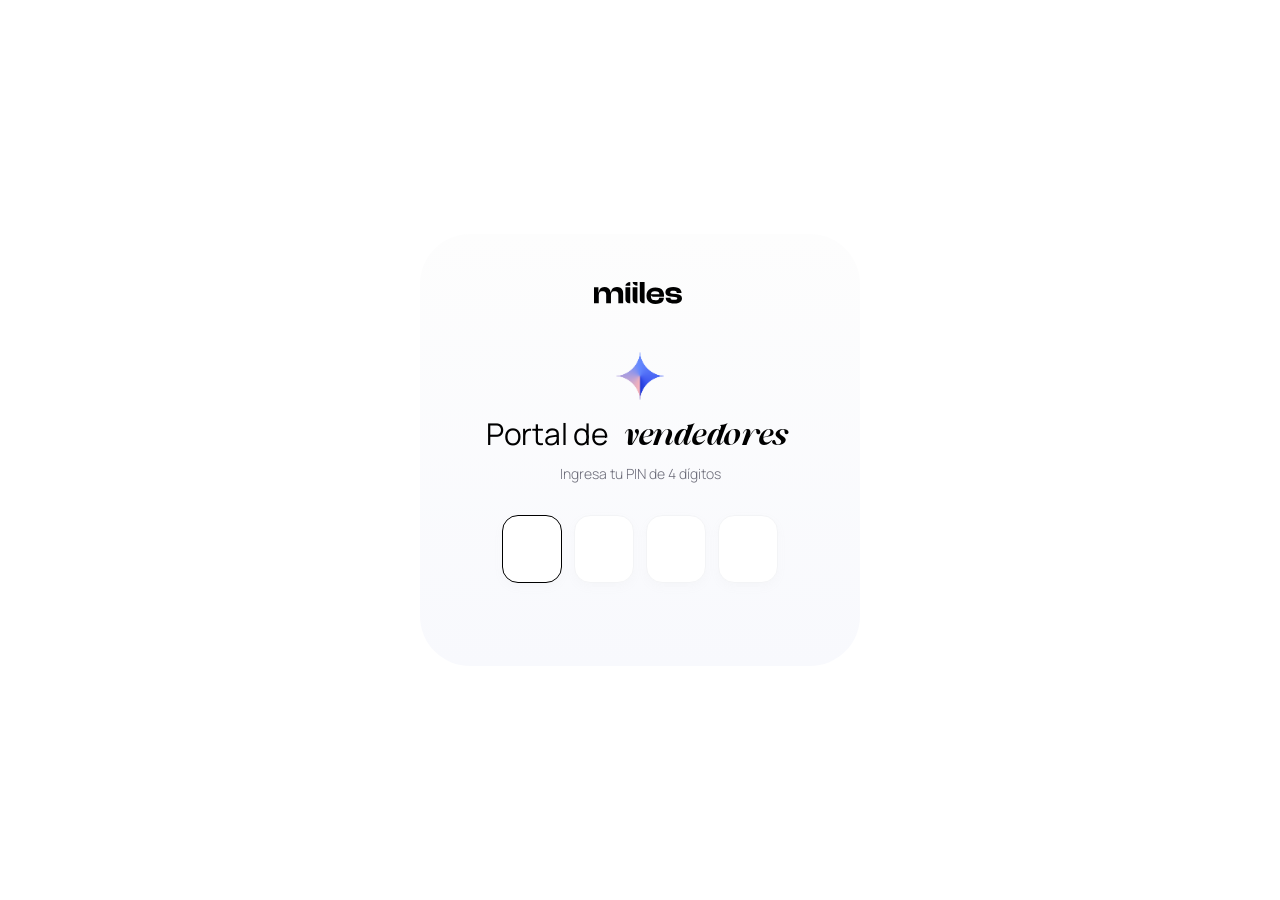
<file: index.html>
<!doctype html>
<html lang="es">
<head>
  <meta charset="UTF-8">
  <meta name="viewport" content="width=device-width, initial-scale=1">
  <meta name="robots" content="noindex, nofollow">
  <meta name="color-scheme" content="light">
  <title>Miiles · Vendedores</title>
  <link rel="icon" type="image/png" href="assets/estrella-degradado.png">
  <link rel="preconnect" href="https://fonts.googleapis.com">
  <link rel="preconnect" href="https://fonts.gstatic.com" crossorigin>
  <link href="https://fonts.googleapis.com/css2?family=Manrope:wght@300;400;500&display=swap" rel="stylesheet">
  <link rel="stylesheet" href="styles.css?v=c9ea44e">
</head>
<body>

  <!-- Acceso con PIN -->
  <main class="lock" id="lock">
    <div class="lock-card">
      <img class="lock-logo" src="assets/logotipo.svg" alt="Miiles">
      <img class="lock-star" src="assets/estrella-degradado.png" alt="" width="48" height="48">

      <div class="lock-step" id="step-pin">
        <h1 class="lock-title">Portal de <em class="accent">vendedores</em></h1>
        <p class="lock-sub">Ingresa tu PIN de 4 dígitos</p>
        <form class="t-input-wrap" id="pin-form" autocomplete="off" novalidate>
          <div class="t-input pin-row">
            <input class="pin-box" type="password" inputmode="numeric" autocomplete="one-time-code" aria-label="Dígito 1" autofocus>
            <input class="pin-box" type="password" inputmode="numeric" autocomplete="one-time-code" aria-label="Dígito 2">
            <input class="pin-box" type="password" inputmode="numeric" autocomplete="one-time-code" aria-label="Dígito 3">
            <input class="pin-box" type="password" inputmode="numeric" autocomplete="one-time-code" aria-label="Dígito 4">
          </div>
          <p class="t-error-msg pin-error" role="alert">PIN incorrecto. Intenta de nuevo.</p>
        </form>
      </div>

      <form class="lock-step" id="step-name" hidden>
        <h1 class="lock-title">¿Cómo te <em class="accent">llamas?</em></h1>
        <p class="lock-sub">Para saludarte cada vez que entres</p>
        <input class="name-input" id="name-input" type="text" autocomplete="given-name" placeholder="Tu nombre" maxlength="40">
        <button class="btn btn-block" type="submit">Entrar <img src="assets/flecha-blanco.svg" alt=""></button>
        <button class="link-btn" type="button" id="skip-name">Omitir</button>
      </form>
    </div>
  </main>

  <!-- Panel -->
  <div class="shell" id="app" hidden>
    <div class="scrim" id="scrim"></div>

    <aside class="sidebar" id="sidebar" aria-label="Menú">
      <div class="sidebar-inner">
        <button class="sb-trigger" id="collapse-btn" type="button" aria-label="Ocultar menú" aria-expanded="true" title="Ocultar menú (Cmd + B)">
          <svg viewBox="0 0 24 24" aria-hidden="true"><rect x="3" y="3" width="18" height="18" rx="2"/><path d="M9 3v18"/></svg>
        </button>
        <div class="sb-top">
          <img class="sb-star" src="assets/estrella-degradado.png" alt="">
          <img class="sb-logo" src="assets/logotipo.svg" alt="Miiles">
        </div>
        <p class="sb-kicker">Portal de vendedores</p>

        <nav>
          <ul class="sb-nav" id="sb-nav">
            <li><a href="#inicio" data-target="inicio" aria-current="true" title="Servicios">
              <svg viewBox="0 0 24 24" aria-hidden="true"><rect x="3" y="3" width="7" height="9" rx="1"/><rect x="14" y="3" width="7" height="5" rx="1"/><rect x="14" y="12" width="7" height="9" rx="1"/><rect x="3" y="16" width="7" height="5" rx="1"/></svg><span class="sb-nav-label">Servicios</span></a></li>
          </ul>
        </nav>

        <div class="sb-spacer"></div>

        <div class="sb-me">
          <span class="avatar" id="avatar">M</span>
          <span class="sb-me-text">
            <b id="me-name">Equipo</b>
            <small>Vendedor</small>
          </span>
          <button class="icon-btn icon-btn--sm" id="logout" type="button" aria-label="Salir" title="Salir">
            <svg viewBox="0 0 24 24" aria-hidden="true"><path d="M9 21H5a2 2 0 0 1-2-2V5a2 2 0 0 1 2-2h4M16 17l5-5-5-5M21 12H9"/></svg>
          </button>
        </div>
      </div>
    </aside>

    <div class="content-col">
      <header class="mobile-bar">
        <button class="sb-trigger" id="menu-btn" type="button" aria-label="Abrir menú" aria-controls="sidebar" aria-expanded="false">
          <svg viewBox="0 0 24 24" aria-hidden="true"><rect x="3" y="3" width="18" height="18" rx="2"/><path d="M9 3v18"/></svg>
        </button>
        <img src="assets/logotipo.svg" alt="Miiles" class="mobile-logo">
      </header>

      <main class="content">
        <!-- Saludo -->
        <section class="section section--first" id="inicio">
          <div class="t-stagger" id="greeting">
            <h1 class="greet t-stagger-line t-stagger-line--1"><span id="greet-time">Hola</span>,<br><strong id="greet-name">equipo</strong></h1>
            <p class="greet-sub t-stagger-line t-stagger-line--2">¿Qué vamos a vender hoy?</p>
          </div>
        </section>

        <!-- Servicios -->
        <section class="section" id="servicios">
          <div class="section-head">
            <div>
              <h2 class="h2">Servicios</h2>
              <p class="section-sub">Lo que vende Miiles, cuánto cuesta y cuánto ganas por cada venta.</p>
            </div>
            <div class="t-tabs pills" id="cat-tabs" role="tablist" aria-label="Filtrar servicios"></div>
          </div>

          <div class="dot-panel">
            <div class="dots" aria-hidden="true"></div>
            <div class="service-row" id="service-row"></div>
          </div>
        </section>

        <!-- Objeciones -->
        <section class="section" id="objeciones">
          <div class="section-head">
            <div>
              <h2 class="h2">Respuestas a objeciones</h2>
              <p class="section-sub">Lo que dicen los clientes y cómo contestar.</p>
            </div>
          </div>
          <div class="acc-group faq" id="faq"></div>
        </section>

        <footer class="footer">
          <img src="assets/estrella-degradado.png" alt="" width="20" height="20">
          <p>Portal interno de Miiles para el equipo de ventas.</p>
        </footer>
      </main>
    </div>
  </div>

  <div class="t-toast toast" id="toast" role="status" aria-live="polite">
    <svg viewBox="0 0 16 16" aria-hidden="true"><path d="M3.5 8.5l3 3 6-7"/></svg>
    <span id="toast-text">Copiado</span>
  </div>

  <script src="data.js?v=c9ea44e"></script>
  <script src="app.js?v=c9ea44e"></script>
</body>
</html>
</file>
<file: styles.css>
/* ============================================================
   Miiles · Portal de vendedores
   Sistema de diseño Miiles (con componentes de dashboard) + transitions.dev
   ============================================================ */

@font-face {
  font-family: 'Welth Catritz';
  src: url('fonts/WelthCatritz-Italic.woff2') format('woff2');
  font-weight: 400;
  font-style: italic;
  font-display: swap;
}

:root {
  /* Color */
  --white: #ffffff;
  --black: #000000;
  --blue: #4059f1;
  --pink: #fcb5b9;
  --surface: #ffffff;
  --surface-soft: #fdfdfd;
  --surface-raised: #f5f6f8;
  --surface-cool: #f8f9fd;
  --surface-gradient: linear-gradient(180deg, #ffffff 1%, #f1eff6 100%);
  --sidebar-gradient: linear-gradient(180deg, #fdfdfd 0%, #f8f9fd 100%);
  --ink: #000000;
  --ink-muted: #6b6b78;
  --hairline: #ececf0;
  --line-soft: #f3f4f6;

  /* Tipografía */
  --font-sans: 'Manrope', system-ui, sans-serif;
  --font-accent: 'Welth Catritz', Georgia, serif;

  /* Espaciado */
  --space-1: 4px;
  --space-2: 8px;
  --space-3: 12px;
  --space-4: 16px;
  --space-6: 24px;
  --space-8: 32px;
  --space-12: 48px;

  /* Radios */
  --radius-md: 16px;
  --radius-lg: 24px;
  --radius-nav: 25px;
  --radius-xl: 40px;
  --radius-sidebar: 50px;
  --radius-pill: 9999px;

  /* Sombras */
  --shadow-sm: 0 4px 10px 0 rgba(174, 174, 180, 0.05);
  --shadow: 0 13.28px 24.39px 0 rgba(174, 174, 180, 0.05);
  --shadow-lg: 0 20px 40px -12px rgba(174, 174, 180, 0.05);
  --shadow-float: 0 100px 170px 0 rgba(39, 39, 62, 0.05);
  /* Regla de sombras: las cards no tienen sombra en reposo; las sueltas la muestran solo en :hover */
  --shadow-hover: 0 16px 40px -12px rgba(174, 174, 180, 0.45);
  /* Contorno sutil para que las superficies blancas se lean sobre blanco */
  --lift: 0 1px 4px rgba(0, 0, 0, 0.05);

  /* Layout */
  --sidebar-w: 280px;
  --sidebar-w-collapsed: 120px;

  /* Motion tokens (transitions.dev) */
  --duration-stagger: 40ms;
  --duration-micro: 80ms;
  --duration-quick: 150ms;
  --duration-fast: 250ms;
  --duration-medium: 350ms;
  --duration-slow: 400ms;
  --duration-very-slow: 500ms;
  --ease-smooth-out: cubic-bezier(0.22, 1, 0.36, 1);
  --ease-in-out: ease-in-out;
  --ease-out: ease-out;

  /* Error state shake */
  --shake-distance: 6px;
  --shake-overshoot: 4px;
  --shake-dur-a: 80ms;
  --shake-dur-b: 60ms;
  --shake-ease: cubic-bezier(0.22, 1, 0.36, 1);
  --revert-hold: 3000ms;
  --revert-dur: 280ms;

  /* Tabs sliding (FilterPills: píldora negra, texto blanco activo) */
  --tabs-dur: 250ms;
  --tabs-ease: cubic-bezier(0.22, 1, 0.36, 1);
  --tabs-text-muted: #6b6b78;
  --tabs-text-active: #ffffff;
  --tabs-bar-bg: #ffffff;
  --tabs-pill-bg: #000000;

  /* Accordion */
  --acc-expand: 250ms;
  --acc-collapse: 250ms;
  --acc-chevron: 250ms;
  --acc-ease: cubic-bezier(0.22, 1, 0.36, 1);


  /* Toast */
  --toast-open: 350ms;
  --toast-close: 250ms;
  --toast-distance: 16px;
  --toast-blur: 2px;
  --toast-scale: 0.97;
  --toast-ease: cubic-bezier(0.22, 1, 0.36, 1);

  /* Texts reveal */
  --stagger-dur: 500ms;
  --stagger-distance: 12px;
  --stagger-stagger: 40ms;
  --stagger-blur: 3px;
  --stagger-ease: cubic-bezier(0.22, 1, 0.36, 1);

  /* Panel reveal (sidebar en móvil) */
  --panel-open: 400ms;
  --panel-close: 350ms;
}

/* ---------- Base ---------- */
*, *::before, *::after { box-sizing: border-box; }
* { margin: 0; padding: 0; }

html { -webkit-text-size-adjust: 100%; }
body {
  font-family: var(--font-sans);
  font-weight: 400;
  color: var(--ink);
  background: var(--surface);
  -webkit-font-smoothing: antialiased;
  -moz-osx-font-smoothing: grayscale;
  overflow-x: hidden;
}
img { display: block; max-width: 100%; }
button, input { font: inherit; color: inherit; }
button { cursor: pointer; }
[hidden] { display: none !important; }
:focus-visible { outline: 2px solid var(--black); outline-offset: 3px; }
::selection { background: var(--black); color: var(--white); }

svg { fill: none; stroke: currentColor; stroke-width: 1.5; stroke-linecap: round; stroke-linejoin: round; }

/* Welth Catritz: una palabra clave, con aire lateral para que no se corte */
.accent {
  font-family: var(--font-accent);
  font-style: italic;
  font-weight: 400;
  padding-inline: 0.2em 0.3em;
  overflow: visible;
  display: inline-block;
}

/* ---------- Botones ---------- */
.btn {
  display: inline-flex;
  align-items: center;
  justify-content: center;
  gap: var(--space-2);
  height: 48px;
  padding: 0 24px;
  border: 0;
  border-radius: var(--radius-pill);
  background: var(--black);
  color: var(--white);
  font-size: 14px;
  font-weight: 500;
  box-shadow: var(--shadow-sm);
  transition: transform var(--duration-fast) var(--ease-smooth-out);
}
.btn img { width: 18px; height: 18px; transition: transform var(--duration-fast) var(--ease-smooth-out); }
.btn:hover { transform: scale(1.03); }
.btn:hover img { transform: translateX(3px); }
.btn:active { transform: scale(0.98); }
.btn-block { width: 100%; }

.btn-soft {
  display: inline-flex;
  align-items: center;
  gap: var(--space-2);
  height: 40px;
  padding: 0 16px;
  border: 0;
  border-radius: var(--radius-pill);
  background: var(--white);
  box-shadow: var(--shadow-sm), var(--lift);
  font-size: 13px;
  font-weight: 500;
  transition: transform var(--duration-fast) var(--ease-smooth-out);
}
.btn-soft svg { width: 16px; height: 16px; }
.btn-soft:hover { transform: scale(1.03); }

.icon-btn {
  width: 40px;
  height: 40px;
  border: 0;
  border-radius: var(--radius-pill);
  background: var(--white);
  box-shadow: var(--shadow-sm), var(--lift);
  display: grid;
  place-items: center;
  flex-shrink: 0;
  transition: transform var(--duration-fast) var(--ease-smooth-out);
}
.icon-btn:hover { transform: scale(1.06); }
.icon-btn svg { width: 18px; height: 18px; }
.icon-btn--sm { width: 32px; height: 32px; }
.icon-btn--sm svg { width: 15px; height: 15px; }

.link-btn {
  border: 0;
  background: none;
  font-size: 14px;
  font-weight: 400;
  color: var(--ink-muted);
  padding: 8px;
}
.link-btn:hover { color: var(--ink); }

/* ============================================================
   Acceso con PIN
   ============================================================ */
.lock {
  min-height: 100vh;
  min-height: 100dvh;
  display: grid;
  place-items: center;
  padding: var(--space-6) var(--space-4);
}
.lock-card {
  width: 100%;
  max-width: 440px;
  display: flex;
  flex-direction: column;
  align-items: center;
  text-align: center;
  padding: var(--space-12) var(--space-8);
  background: var(--sidebar-gradient);
  border-radius: var(--radius-sidebar);
}
.lock-logo { height: 22px; width: auto; margin-bottom: var(--space-12); }
.lock-star { width: 48px; height: 48px; margin-bottom: var(--space-4); }
.lock-step { width: 100%; display: flex; flex-direction: column; align-items: center; }
.lock-title { font-size: 30px; line-height: 1.2; font-weight: 400; letter-spacing: -0.01em; }
.lock-sub { font-size: 14px; font-weight: 300; color: var(--ink-muted); margin-top: var(--space-2); margin-bottom: var(--space-8); }

.pin-row { display: flex; gap: var(--space-3); justify-content: center; }
.pin-box {
  width: 60px;
  height: 68px;
  text-align: center;
  font-size: 28px;
  font-weight: 500;
  border-radius: var(--radius-md);
  background: var(--white);
  border: 1.5px solid var(--line-soft);
  box-shadow: var(--shadow-sm);
  outline: none;
  caret-color: var(--black);
  transition: border-color var(--duration-quick) var(--ease-out);
}
.pin-box:focus { border-color: var(--black); }
.pin-error { margin-top: var(--space-4); font-size: 14px; font-weight: 500; }

.name-input {
  width: 100%;
  height: 56px;
  padding: 0 20px;
  border-radius: var(--radius-pill);
  border: 1.5px solid var(--line-soft);
  background: var(--white);
  box-shadow: var(--shadow-sm);
  font-size: 16px;
  outline: none;
  margin-bottom: var(--space-4);
  transition: border-color var(--duration-quick) var(--ease-out);
}
.name-input:focus { border-color: var(--black); }
.name-input::placeholder { color: var(--ink-muted); }
.lock-step .link-btn { margin-top: var(--space-2); }

/* --- transitions.dev · Error state shake --- */
.t-input {
  transition: border-color 150ms ease-out;
  will-change: transform;
}
.t-input.is-error {
  transition: border-color var(--revert-dur, 280ms) ease-out;
}
.t-error-msg {
  opacity: 0;
  visibility: hidden;
  transition:
    opacity    var(--revert-dur, 280ms) ease-out,
    visibility 0s linear var(--revert-dur, 280ms);
}
.t-input-wrap.is-error .t-error-msg {
  opacity: 1;
  visibility: visible;
  transition:
    opacity    var(--revert-dur, 280ms) ease-out,
    visibility 0s linear 0s;
}
.t-input.is-shaking {
  animation: t-input-shake calc(
      var(--shake-dur-a) * 2 + var(--shake-dur-b) * 2
    ) linear;
}
@keyframes t-input-shake {
  0%      { transform: translateX(0);                                 animation-timing-function: var(--shake-ease); }
  28.57%  { transform: translateX(var(--shake-distance));             animation-timing-function: var(--shake-ease); }
  57.14%  { transform: translateX(calc(var(--shake-distance) * -1)); animation-timing-function: var(--shake-ease); }
  78.57%  { transform: translateX(var(--shake-overshoot));            animation-timing-function: var(--shake-ease); }
  100%    { transform: translateX(0); }
}
@media (prefers-reduced-motion: reduce) {
  .t-input { animation: none !important; transform: none !important; }
}
.t-input-wrap.is-error .pin-box { border-color: var(--black); }

/* ============================================================
   Shell: sidebar flotante + contenido
   ============================================================ */
.shell { display: flex; min-height: 100vh; }

.sidebar {
  position: sticky;
  top: 0;
  height: 100vh;
  height: 100dvh;
  width: var(--sidebar-w);
  flex-shrink: 0;
  padding: 40px 8px 40px 24px;
  z-index: 50;
}
.sidebar-inner {
  height: 100%;
  display: flex;
  flex-direction: column;
  padding: 32px 0 16px;
  border-radius: var(--radius-sidebar);
  background: var(--sidebar-gradient);
  overflow-y: auto;
  scrollbar-width: none;
}
.sidebar-inner::-webkit-scrollbar { display: none; }

.sb-top { display: flex; align-items: center; gap: 10px; padding: 0 32px; }
.sb-star { width: 30px; height: 30px; }
.sb-logo { height: 20px; width: auto; }
.sb-kicker { padding: 8px 32px 0; font-size: 13px; font-weight: 300; color: var(--ink-muted); }


.sb-nav { list-style: none; padding: 0 24px; margin-top: 28px; display: flex; flex-direction: column; gap: 4px; }
.sb-nav a {
  display: flex;
  align-items: center;
  gap: 12px;
  padding: 15px 20px;
  border-radius: var(--radius-nav);
  border: 1px solid var(--line-soft);
  color: var(--ink);
  text-decoration: none;
  font-size: 15px;
  font-weight: 300;
  transition: background-color var(--duration-fast) var(--ease-smooth-out);
}
.sb-nav a:hover { background: var(--white); }
/* Opciones de navegación: jamás llevan sombra */
.sb-nav a[aria-current="true"] { background: var(--white); font-weight: 400; }
.sb-nav svg { width: 22px; height: 22px; flex-shrink: 0; }

.sb-spacer { flex: 1; min-height: 24px; }


.sb-me { margin: 12px 24px 0; padding: 8px; display: flex; align-items: center; gap: 12px; }
.avatar {
  width: 44px;
  height: 44px;
  border-radius: 50%;
  background: var(--black);
  color: var(--white);
  display: grid;
  place-items: center;
  font-size: 15px;
  box-shadow: 0 0 0 2px var(--white), var(--shadow-sm);
  flex-shrink: 0;
}
.sb-me-text { flex: 1; min-width: 0; }
.sb-me b { display: block; font-size: 15px; font-weight: 400; white-space: nowrap; overflow: hidden; text-overflow: ellipsis; }
.sb-me small { display: block; font-size: 13px; font-weight: 300; color: var(--ink-muted); }

/* ---------- Botón para ocultar / mostrar el sidebar ---------- */
.sb-trigger {
  width: 28px;
  height: 28px;
  border: 0;
  border-radius: 8px;
  background: transparent;
  display: grid;
  place-items: center;
  flex-shrink: 0;
  transition: background-color var(--duration-quick) var(--ease-out);
}
.sb-trigger:hover { background: var(--surface-raised); }
.sb-trigger svg { width: 18px; height: 18px; }
.sidebar-inner > .sb-trigger { margin: 0 0 16px 32px; }

.sidebar { transition: width 200ms linear; }

@media (min-width: 1025px) {
  .shell.is-collapsed .sidebar { width: var(--sidebar-w-collapsed); }
  .shell.is-collapsed .sidebar-inner { align-items: center; }
  .shell.is-collapsed .sidebar-inner > .sb-trigger { margin: 0 0 16px; }
  .shell.is-collapsed .sb-top { padding: 0; }
  .shell.is-collapsed .sb-star { width: 24px; height: 24px; }
  .shell.is-collapsed .sb-logo,
  .shell.is-collapsed .sb-kicker,
  .shell.is-collapsed .sb-nav-label,
  .shell.is-collapsed .sb-me-text,
  .shell.is-collapsed #logout { display: none; }
  .shell.is-collapsed .sb-nav { padding: 0; }
  .shell.is-collapsed .sb-nav a { width: 44px; height: 44px; padding: 0; justify-content: center; border-radius: 50%; }
  .shell.is-collapsed .sb-me { margin: 12px 0 0; padding: 0; }
  .shell.is-collapsed .avatar { width: 40px; height: 40px; }
}

.scrim { display: none; }
.mobile-bar { display: none; }

/* ---------- Contenido ---------- */
.content-col { flex: 1; min-width: 0; }
.content {
  max-width: 1040px;
  margin: 0 auto;
  padding: 0 48px 48px;
}

.section { padding-top: 72px; scroll-margin-top: 24px; }
.section--first { padding-top: 96px; }
.section-head {
  display: flex;
  align-items: flex-end;
  justify-content: space-between;
  gap: var(--space-6);
  flex-wrap: wrap;
  margin-bottom: var(--space-6);
}
.h2 { font-size: 24px; line-height: 1.25; font-weight: 500; letter-spacing: -0.01em; }
.section-sub { font-size: 14px; font-weight: 300; color: var(--ink-muted); margin-top: 4px; }

/* Saludo */
.greet { font-size: 32px; line-height: 1.25; font-weight: 400; letter-spacing: -0.01em; }
.greet strong { font-weight: 500; }
.greet-sub { font-size: 14px; font-weight: 300; color: var(--ink-muted); margin-top: var(--space-2); }

/* --- transitions.dev · Texts reveal --- */
.t-stagger-line {
  display: block;
  opacity: 0;
  transform: translateY(var(--stagger-distance));
  filter: blur(var(--stagger-blur));
  transition:
    opacity   var(--stagger-dur) var(--stagger-ease),
    transform var(--stagger-dur) var(--stagger-ease),
    filter    var(--stagger-dur) var(--stagger-ease);
  will-change: transform, opacity, filter;
}
.t-stagger-line--2 { transition-delay: var(--stagger-stagger); }
.t-stagger.is-shown .t-stagger-line {
  opacity: 1;
  transform: translateY(0);
  filter: blur(0);
}
.t-stagger.is-hiding .t-stagger-line {
  opacity: 0;
  transform: translateY(0);
  filter: blur(0);
  transition:
    opacity 200ms ease,
    transform 0s linear,
    filter 0s linear;
  transition-delay: 0s;
}
@media (prefers-reduced-motion: reduce) {
  .t-stagger-line { transition: none !important; }
}

/* --- transitions.dev · Tabs sliding (como FilterPills) --- */
.t-tabs {
  position: relative;
  display: inline-flex;
  align-items: center;
  gap: 3px;
  padding: 3px;
  border-radius: 48px;
  background: var(--tabs-bar-bg);
}
.t-tab {
  position: relative;
  appearance: none;
  border: 0;
  background: transparent;
  height: 30px;
  padding: 4px 12px;
  color: var(--tabs-text-muted);
  cursor: pointer;
  border-radius: 48px;
  z-index: 1;
  transition: color var(--tabs-dur) var(--tabs-ease);
}
.t-tab:not([aria-selected="true"]):hover,
.t-tab[aria-selected="true"] {
  color: var(--tabs-text-active);
}
.t-tabs-pill {
  position: absolute;
  top: 3px;
  left: 0;
  height: 30px;
  width: 0;
  background: var(--tabs-pill-bg);
  border-radius: 48px;
  transform: translateX(0);
  transition:
    transform var(--tabs-dur) var(--tabs-ease),
    width     var(--tabs-dur) var(--tabs-ease);
  will-change: transform, width;
  z-index: 0;
  pointer-events: none;
}
@media (prefers-reduced-motion: reduce) {
  .t-tabs-pill, .t-tab { transition: none !important; }
}
.pills { box-shadow: var(--shadow-sm), var(--lift); }
.pills .t-tab { font-size: 13px; font-weight: 400; white-space: nowrap; padding: 4px 14px; }
.pills .t-tab:not([aria-selected="true"]):hover { color: var(--ink); }

/* DotPanel con servicios */
.dot-panel {
  position: relative;
  border-radius: var(--radius-lg);
  overflow: hidden;
  background: var(--sidebar-gradient);
}
.dots {
  position: absolute;
  inset: 0;
  pointer-events: none;
  background: radial-gradient(circle at center, #ffffff 0%, rgba(140, 134, 162, 0.15) 59%, #ffffff 100%);
  -webkit-mask-image: radial-gradient(circle, #000 1px, transparent 1.5px);
  -webkit-mask-size: 20px 20px;
  mask-image: radial-gradient(circle, #000 1px, transparent 1.5px);
  mask-size: 20px 20px;
}
.service-row {
  position: relative;
  z-index: 1;
  display: flex;
  align-items: stretch;
  gap: 20px;
  padding: 32px;
  overflow-x: auto;
  scroll-snap-type: x mandatory;
  scrollbar-width: none;
}
.service-row::-webkit-scrollbar { display: none; }

.service {
  flex: 0 0 300px;
  display: flex;
  flex-direction: column;
  gap: 14px;
  padding: 24px;
  border-radius: var(--radius-lg);
  background: var(--white);
  border: 1px solid rgba(0, 0, 0, 0.05);
  scroll-snap-align: start;
  transition: transform var(--duration-fast) var(--ease-smooth-out);
}
/* Card dentro de un contenedor: nunca sombra, ni en hover */
.service:hover { transform: translateY(-4px); }
.service[hidden] { display: none; }

.service-top { display: flex; align-items: center; justify-content: space-between; gap: 12px; }
.icon-bubble {
  width: 44px;
  height: 44px;
  border-radius: 50%;
  background: var(--white);
  box-shadow: var(--shadow-sm), 0 1px 4px rgba(0, 0, 0, 0.06);
  display: grid;
  place-items: center;
}
.icon-bubble img { width: 22px; height: 22px; }
.tag {
  padding: 5px 12px;
  border-radius: var(--radius-pill);
  background: var(--surface-raised);
  font-size: 12px;
  font-weight: 400;
}
.service h3 { font-size: 18px; line-height: 1.3; font-weight: 500; }
.service-desc { font-size: 14px; line-height: 1.5; font-weight: 300; }

.price-block { padding-top: 4px; }
.price { font-size: 32px; line-height: 1.1; font-weight: 500; letter-spacing: -0.02em; }
.price small { font-size: 14px; font-weight: 400; letter-spacing: 0; margin-left: 2px; }
.price-iva { font-size: 12px; font-weight: 300; color: var(--ink-muted); margin-top: 4px; }

.earn {
  display: flex;
  align-items: center;
  justify-content: space-between;
  gap: 8px;
  padding: 12px 16px;
  border-radius: var(--radius-md);
  background: var(--black);
  color: var(--white);
}
.earn span { font-size: 13px; font-weight: 300; }
.earn strong { font-size: 18px; font-weight: 500; }
.earn-note { font-size: 12px; font-weight: 300; color: var(--ink-muted); margin-top: -6px; }

.service-meta p { font-size: 13px; line-height: 1.5; font-weight: 300; }
.service-meta p + p { margin-top: 6px; }
.service-meta strong { font-weight: 500; }

.service-actions { margin-top: auto; padding-top: 4px; }

/* ---------- Accordion ---------- */
.acc-group { display: flex; flex-direction: column; gap: var(--space-3); }
.t-acc {
  background: var(--white);
  border-radius: var(--radius-md);
}
.t-acc-head {
  width: 100%;
  display: flex;
  align-items: center;
  justify-content: space-between;
  gap: var(--space-4);
  padding: 12px 16px;
  border: 0;
  background: transparent;
  text-align: left;
  font-size: 14px;
  font-weight: 500;
  border-radius: var(--radius-md);
}
.t-acc-chevron svg { width: 16px; height: 16px; stroke-width: 1.6; }
.t-acc-panel-inner > div { padding: 0 16px 16px; }

/* --- transitions.dev · Accordion expand --- */
.t-acc-panel {
  display: grid;
  grid-template-rows: 0fr;
  transition: grid-template-rows var(--acc-collapse) var(--acc-ease);
}
.t-acc[data-open="true"] .t-acc-panel {
  grid-template-rows: 1fr;
  transition: grid-template-rows var(--acc-expand) var(--acc-ease);
}
.t-acc-panel-inner {
  overflow: hidden;
  opacity: 0;
  filter: blur(2px);
  transition:
    opacity var(--acc-collapse) var(--acc-ease),
    filter var(--acc-collapse) var(--acc-ease);
}
.t-acc[data-open="true"] .t-acc-panel-inner {
  opacity: 1;
  filter: blur(0);
  transition:
    opacity var(--acc-expand) var(--acc-ease),
    filter var(--acc-expand) var(--acc-ease);
}
.t-acc-chevron {
  display: inline-flex;
  transform: scaleY(1);
  transform-origin: center;
  transition: transform var(--acc-chevron) var(--acc-ease);
}
.t-acc-chevron path { vector-effect: non-scaling-stroke; }
.t-acc[data-open="true"] .t-acc-chevron {
  transform: scaleY(-1);
}
@media (prefers-reduced-motion: reduce) {
  .t-acc-panel, .t-acc-panel-inner, .t-acc-chevron {
    transition: none !important;
  }
}

.check-list { list-style: none; display: flex; flex-direction: column; gap: 8px; }
.check-list li { display: flex; gap: 10px; font-size: 13px; line-height: 1.45; font-weight: 300; }
.check-list svg { flex-shrink: 0; width: 16px; height: 16px; margin-top: 1px; stroke: var(--blue); stroke-width: 1.8; }

/* ---------- Objeciones ---------- */
.faq { max-width: 760px; }
.faq .t-acc {
  transition: box-shadow var(--duration-fast) var(--ease-out);
}
.faq .t-acc:hover { box-shadow: var(--shadow-hover); }
.faq .t-acc-head { font-size: 15px; padding: 16px 20px; }
.faq .t-acc-panel-inner > div { padding: 0 20px 18px; font-size: 14px; line-height: 1.55; font-weight: 300; }

/* ---------- Footer ---------- */
.footer {
  display: flex;
  align-items: center;
  gap: var(--space-2);
  padding-top: 72px;
  font-size: 12px;
  font-weight: 300;
  color: var(--ink-muted);
}

/* ---------- Toast ---------- */
.toast {
  position: fixed;
  left: 50%;
  bottom: 24px;
  z-index: 80;
  translate: -50% 0;
  display: inline-flex;
  align-items: center;
  gap: var(--space-2);
  padding: 12px 20px;
  border-radius: var(--radius-pill);
  background: var(--black);
  color: var(--white);
  font-size: 14px;
  font-weight: 500;
  box-shadow: var(--shadow-lg);
  pointer-events: none;
}
.toast svg { width: 16px; height: 16px; stroke: var(--white); stroke-width: 1.8; }

/* --- transitions.dev · Toast open / close --- */
.t-toast {
  opacity: 0;
  transform: translateY(var(--toast-distance)) scale(var(--toast-scale));
  filter: blur(var(--toast-blur));
  will-change: transform, opacity, filter;
  transition:
    opacity var(--toast-close) var(--toast-ease),
    transform var(--toast-close) var(--toast-ease),
    filter var(--toast-close) var(--toast-ease);
}
.t-toast.is-open {
  opacity: 1;
  transform: translateY(0) scale(1);
  filter: blur(0);
  transition:
    opacity var(--toast-open) var(--toast-ease),
    transform var(--toast-open) var(--toast-ease),
    filter var(--toast-open) var(--toast-ease);
}
@media (prefers-reduced-motion: reduce) {
  .t-toast { transition: none !important; }
}

/* ============================================================
   Responsivo
   ============================================================ */
@media (max-width: 1100px) {
  .content { padding: 0 32px 40px; }
}

@media (max-width: 1024px) {
  /* Sidebar como panel que entra desde la izquierda */
  .sidebar {
    position: fixed;
    left: 0;
    top: 0;
    width: min(320px, 84vw);
    padding: 12px 0 12px 12px;
    transform: translateX(-105%);
    transition: transform var(--panel-close) var(--ease-smooth-out);
  }
  .shell.menu-open .sidebar {
    transform: translateX(0);
    transition: transform var(--panel-open) var(--ease-smooth-out);
  }
  .sidebar-inner { box-shadow: var(--shadow-lg), 0 8px 40px rgba(0, 0, 0, 0.08); background: var(--white); background-image: var(--sidebar-gradient); }
  .scrim {
    display: block;
    position: fixed;
    inset: 0;
    z-index: 40;
    background: rgba(0, 0, 0, 0.3);
    opacity: 0;
    pointer-events: none;
    transition: opacity var(--panel-close) var(--ease-smooth-out);
  }
  .shell.menu-open .scrim { opacity: 1; pointer-events: auto; transition: opacity var(--panel-open) var(--ease-smooth-out); }

  .mobile-bar {
    display: flex;
    align-items: center;
    gap: 12px;
    position: sticky;
    top: 0;
    z-index: 30;
    padding: 12px 16px;
    background: rgba(255, 255, 255, 0.92);
    -webkit-backdrop-filter: blur(12px);
    backdrop-filter: blur(12px);
  }
  .mobile-logo { height: 18px; width: auto; }
  .sidebar-inner > .sb-trigger { display: none; }
  .mobile-bar { height: 48px; padding: 0 16px; }

  .content { padding: 0 24px 32px; }
  .section { padding-top: 56px; scroll-margin-top: 72px; }
  .section--first { padding-top: 24px; }
  .greet { font-size: 26px; }
}

@media (max-width: 640px) {
  .content { padding: 0 16px 32px; }
  .service-row { padding: 20px 16px; margin: 0; }
  .dot-panel { margin: 0 -16px; border-radius: 0; }
  .service { flex-basis: 84%; }
  .lock-card { padding: var(--space-8) var(--space-6); border-radius: 40px; }
  .pin-box { width: 54px; height: 62px; }
}

@media (prefers-reduced-motion: reduce) {
  .sidebar, .scrim, .service, .sb-nav a { transition: none !important; }
}
</file>
